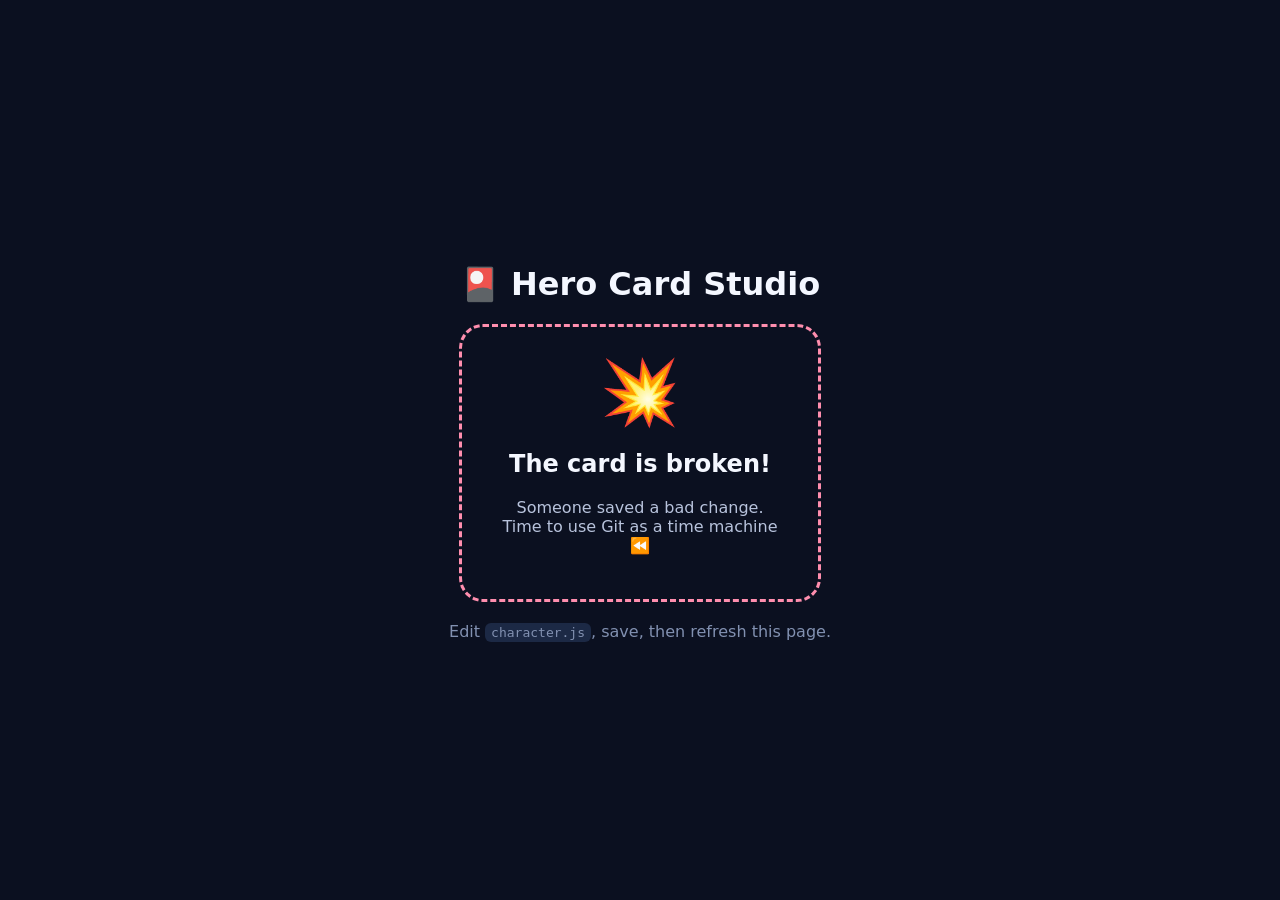
<file: playground/index.html>
<!DOCTYPE html>
<html lang="en">
<head>
<meta charset="utf-8">
<meta name="viewport" content="width=device-width, initial-scale=1">
<title>Hero Card Studio</title>
<link rel="stylesheet" href="style.css">
</head>
<body>
<main>
  <h1>🎴 Hero Card Studio</h1>
  <div id="card-slot"></div>
  <p class="hint">Edit <code>character.js</code>, save, then refresh this page.</p>
</main>
<script src="character.js"></script>
<script>
const slot = document.getElementById('card-slot');
if (typeof character === 'undefined') {
  slot.innerHTML = '<div class="broken">💥<h2>The card is broken!</h2><p>Someone saved a bad change.<br>Time to use Git as a time machine ⏪</p></div>';
} else {
  slot.innerHTML =
    '<div class="card" style="--c:' + character.color + '">' +
    '<div class="emoji">' + character.emoji + '</div>' +
    '<h2>' + character.name + '</h2>' +
    '<div class="power">⚡ ' + character.power + '</div>' +
    '<p>“' + character.motto + '”</p></div>';
}
</script>
</body>
</html>
</file>
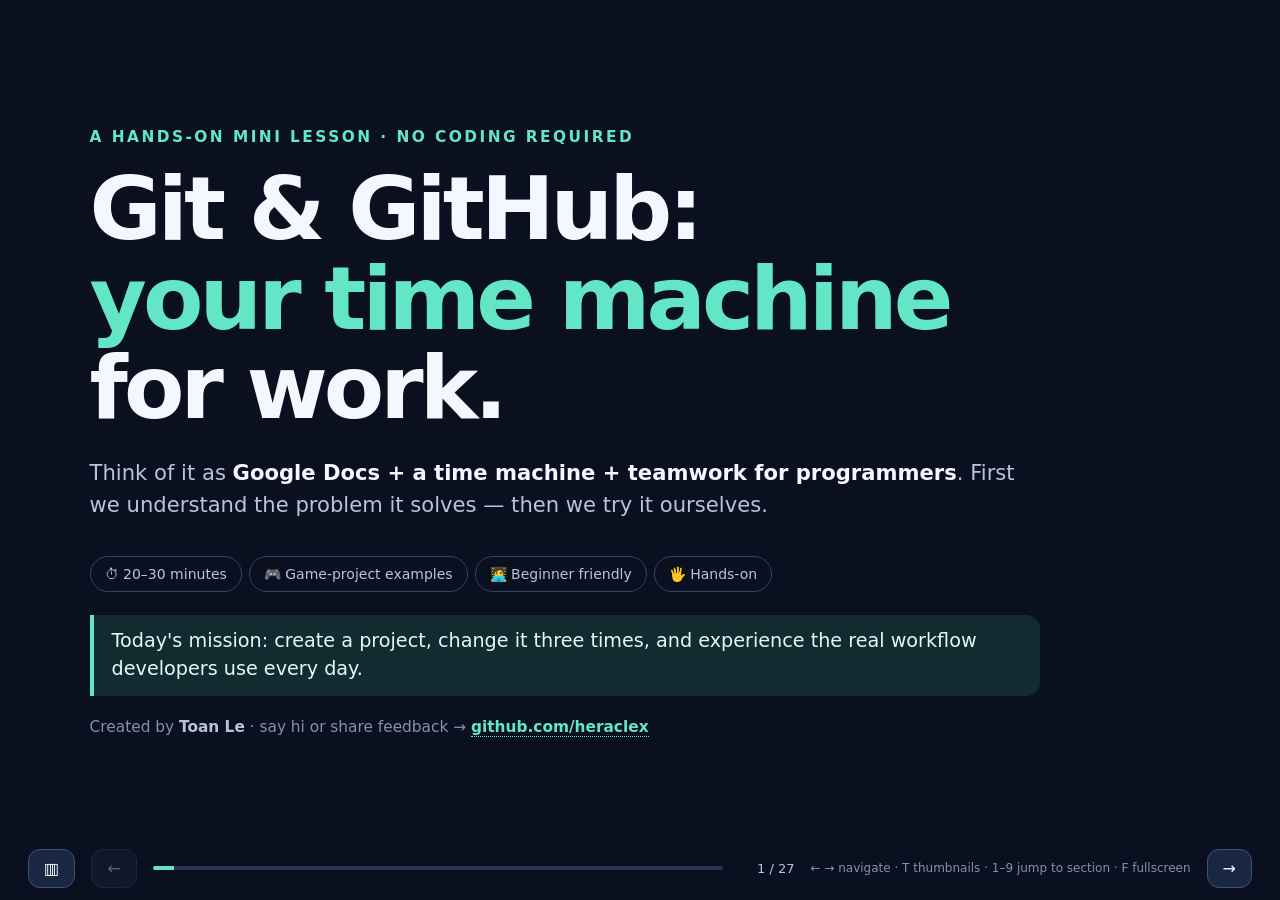
<file: presentation.html>
<!DOCTYPE html>
<html lang="en">
<head>
<meta charset="utf-8">
<meta name="viewport" content="width=device-width, initial-scale=1">
<title>Git &amp; GitHub — Your Time Machine for Work</title>
<style>
:root{
  --bg:#0b1020;--panel:#151d33;--panel2:#1c2945;--text:#f4f7ff;--muted:#b8c3dc;
  --accent:#7c9cff;--mint:#62e6c5;--yellow:#ffd36e;--pink:#ff8eae;
}
*{box-sizing:border-box}
body{margin:0;background:var(--bg);color:var(--text);font-family:Inter,ui-sans-serif,system-ui,-apple-system,Segoe UI,sans-serif;overflow:hidden}
.deck{height:100vh;width:100vw;position:relative}
.slide{display:none;height:100%;width:100%;padding:5vh 7vw 9vh;overflow:auto;animation:in .25s ease}
.slide.active{display:flex;flex-direction:column;justify-content:center}
@keyframes in{from{opacity:.35;transform:translateY(8px)}to{opacity:1;transform:none}}
.eyebrow{color:var(--mint);font-size:clamp(12px,1.2vw,16px);font-weight:800;letter-spacing:.16em;text-transform:uppercase;margin-bottom:18px}
h1{font-size:clamp(42px,7vw,88px);line-height:1.02;letter-spacing:-.045em;margin:0 0 24px;max-width:1000px}
h2{font-size:clamp(30px,4.2vw,56px);line-height:1.05;letter-spacing:-.035em;margin:0 0 22px}
h3{font-size:clamp(19px,2vw,26px);margin:0 0 10px}
p{font-size:clamp(17px,1.65vw,23px);line-height:1.5;color:var(--muted);max-width:950px;margin:0 0 18px}
strong{color:var(--text)}
code{font-family:ui-monospace,SFMono-Regular,Menlo,monospace;background:#1c2945;color:var(--yellow);padding:2px 7px;border-radius:7px;font-size:.9em}
.accent{color:var(--mint)}.blue{color:var(--accent)}.yellow{color:var(--yellow)}.pink{color:var(--pink)}
.tag{display:inline-flex;align-items:center;gap:8px;padding:9px 14px;border:1px solid #344361;border-radius:999px;color:var(--muted);font-size:14px;margin:5px 7px 5px 0}
.grid{display:grid;grid-template-columns:repeat(2,minmax(0,1fr));gap:16px;margin-top:20px;max-width:1050px}
.grid.three{grid-template-columns:repeat(3,minmax(0,1fr))}
.card{background:linear-gradient(145deg,var(--panel),var(--panel2));border:1px solid #2b3958;border-radius:22px;padding:22px;min-width:0}
.card p{font-size:clamp(15px,1.3vw,18px);margin:0}
.card .eg{margin-top:10px;color:var(--yellow);font-size:clamp(14px,1.2vw,16px)}
.icon{font-size:34px;margin-bottom:12px}
.bigline{font-size:clamp(24px,3vw,40px);font-weight:800;line-height:1.2;max-width:1000px}
.flow{display:flex;align-items:center;justify-content:center;gap:12px;flex-wrap:wrap;margin:24px 0}
.node{background:#202d4b;border:1px solid #3a4b70;padding:18px 22px;border-radius:16px;text-align:center;font-weight:800;font-size:clamp(15px,1.6vw,21px)}
.arrow{font-size:28px;color:var(--mint)}
pre,.code{font-family:ui-monospace,SFMono-Regular,Menlo,monospace;background:#090e1a;border:1px solid #2b3958;border-radius:16px;padding:18px 22px;color:#c9d7ff;font-size:clamp(14px,1.45vw,19px);line-height:1.65;white-space:pre-wrap;max-width:900px;margin:0 0 16px}
.steps{counter-reset:step;display:grid;gap:12px;max-width:950px}
.step{display:flex;gap:15px;align-items:flex-start;background:var(--panel);border:1px solid #2b3958;border-radius:16px;padding:15px 18px}
.step:before{counter-increment:step;content:counter(step);display:grid;place-items:center;flex:0 0 34px;height:34px;border-radius:50%;background:var(--accent);color:#081020;font-weight:900}
.step p{font-size:clamp(15px,1.35vw,19px);margin:0}
.callout{border-left:4px solid var(--mint);padding:12px 18px;background:#122b31;border-radius:0 14px 14px 0;max-width:950px;margin-top:18px}
.callout p{margin:0;color:#d8fff5;font-size:clamp(16px,1.5vw,21px)}
.callout.warn{border-color:var(--yellow);background:#2e2a14}.callout.warn p{color:#fff3cf}
.footer{position:fixed;bottom:0;left:0;right:0;height:64px;padding:0 28px;display:flex;align-items:center;gap:16px;background:linear-gradient(transparent,rgba(11,16,32,.96) 30%)}
.progress{height:4px;background:#293550;border-radius:10px;flex:1;overflow:hidden}
.progress span{display:block;height:100%;width:0;background:var(--mint);transition:width .2s}
.counter{font-size:13px;color:var(--muted);min-width:55px;text-align:right}
button{border:1px solid #405174;background:#1a2742;color:white;border-radius:12px;padding:9px 15px;font-size:16px;cursor:pointer;font-family:inherit}
button:hover:not(:disabled){background:#293b61}
button:disabled{opacity:.35;cursor:default}
.navhint{font-size:12px;color:#8291b1}
ul,ol{font-size:clamp(17px,1.6vw,22px);line-height:1.7;color:var(--muted);padding-left:1.2em;margin-top:0}
li::marker{color:var(--mint)}
.split{display:grid;grid-template-columns:1fr 1fr;gap:22px;max-width:1050px;align-items:center}
.pill{display:inline-block;background:#263553;color:#dbe5ff;border-radius:10px;padding:7px 10px;font-size:13px;margin:3px}
table{border-collapse:separate;border-spacing:0 8px;max-width:850px;width:100%;font-size:clamp(15px,1.6vw,22px)}
td,th{padding:12px 18px;text-align:left}
th{color:var(--mint);font-size:.7em;letter-spacing:.12em;text-transform:uppercase}
td{background:var(--panel);color:var(--muted)}
td:first-child{border-radius:14px 0 0 14px}td:last-child{border-radius:0 14px 14px 0;color:var(--text);font-weight:800}
.qa{background:var(--panel);border:1px solid #2b3958;border-radius:16px;padding:14px 18px;max-width:950px;margin-bottom:10px;cursor:pointer}
.qa .q{font-size:clamp(16px,1.5vw,21px);color:var(--text);font-weight:600}
.qa .a{display:none;margin-top:8px;color:var(--mint);font-size:clamp(15px,1.35vw,19px)}
.qa.open .a{display:block}
.qa .tapme{color:#8291b1;font-size:12px;float:right}
.check{display:flex;gap:12px;align-items:center;background:var(--panel);border:1px solid #2b3958;border-radius:14px;padding:12px 16px;max-width:950px;margin-bottom:10px;cursor:pointer;font-size:clamp(15px,1.4vw,19px);color:var(--muted);user-select:none}
.check input{width:22px;height:22px;accent-color:var(--mint)}
.check.done{border-color:var(--mint);color:var(--text)}
.check.done span{text-decoration:line-through;opacity:.8}
.win{display:none;font-size:clamp(22px,2.6vw,34px);font-weight:800;color:var(--mint);margin-top:10px}
.win.show{display:block;animation:in .3s ease}
.branch-vis{font-family:ui-monospace,Menlo,monospace;color:#c9d7ff;font-size:clamp(14px,1.4vw,18px);line-height:1.8}
.agenda{display:grid;grid-template-columns:repeat(3,minmax(0,1fr));gap:14px;max-width:1050px;margin-top:10px}
.agenda button{text-align:left;padding:18px;border-radius:18px;background:linear-gradient(145deg,var(--panel),var(--panel2));border:1px solid #2b3958;font-size:clamp(15px,1.4vw,19px);line-height:1.35}
.agenda button:hover{border-color:var(--mint);transform:translateY(-2px)}
.agenda .n{display:block;color:var(--mint);font-weight:900;font-size:.8em;letter-spacing:.12em;margin-bottom:6px}
.agenda .s{display:block;color:var(--muted);font-size:.8em;margin-top:6px}

.vsplit{display:grid;grid-template-columns:minmax(0,1.25fr) minmax(0,1fr);gap:24px;align-items:center;max-width:1100px}
.vtable{max-width:none}
.vtable td{cursor:pointer;transition:background .15s,color .15s}
.vtable tr:hover td{background:#1c2945}
.vtable tr.on td{background:#122b31;color:var(--text)}
.vtable tr.on td:first-child{box-shadow:inset 4px 0 0 var(--mint)}
.vpanel{background:linear-gradient(145deg,var(--panel),var(--panel2));border:1px solid #2b3958;border-radius:22px;padding:22px;text-align:center;min-height:clamp(220px,38vh,340px);display:grid;place-items:center}
.vp{display:none}
.vp.on{display:block;animation:in .25s ease}
.vp .dg{width:100%;height:clamp(90px,20vh,170px);display:block}
.vp .real{color:var(--muted);font-size:clamp(15px,1.5vw,21px);margin-top:10px}
.vp .arrow{font-size:22px;line-height:1.2}
.vp .gitname{color:var(--text);font-weight:800;font-size:clamp(22px,2.4vw,34px)}
.vhint{font-size:13px;color:#8291b1;margin:6px 0 0}
.gvg{display:grid;grid-template-columns:minmax(0,1fr) 120px minmax(0,1fr);align-items:center;gap:6px;max-width:1050px;margin-top:6px}
.gside{background:linear-gradient(145deg,var(--panel),var(--panel2));border:2px solid #2b3958;border-radius:24px;padding:18px 22px;text-align:center}
.gside.git{border-color:rgba(98,230,197,.55)}.gside.hub{border-color:rgba(124,156,255,.55)}
.gbadge{display:inline-block;font-size:clamp(12px,1.1vw,15px);color:var(--muted);border:1px solid #344361;border-radius:999px;padding:5px 12px}
.gname{font-size:clamp(34px,4.5vw,60px);font-weight:900;letter-spacing:-.04em;line-height:1.1;margin-top:8px}
.gsub{color:var(--muted);font-size:clamp(15px,1.5vw,21px);margin-bottom:6px}
.gside .dg{width:80%;height:clamp(30px,6vh,46px);display:block;margin:6px auto}
.gpeople{font-size:clamp(26px,3.4vw,44px);letter-spacing:.1em;height:clamp(30px,6vh,46px);display:flex;align-items:center;justify-content:center;margin:6px 0}
.glist{list-style:none;padding:0;margin:8px 0 0;text-align:left;display:inline-block;font-size:clamp(14px,1.3vw,18px);line-height:1.6}
.glist li:before{content:"✓ ";color:var(--mint);font-weight:900}
.gmid{display:grid;gap:14px;justify-items:center}
.garrow{display:flex;align-items:center;gap:6px;color:var(--yellow);font-weight:800;font-size:clamp(13px,1.2vw,17px)}
.garrow i{font-style:normal;font-size:clamp(28px,3vw,40px);line-height:1}
.lanes{display:grid;grid-template-columns:minmax(120px,1.1fr) repeat(3,minmax(0,1fr));gap:8px 10px;align-items:center;max-width:1050px;margin:18px 0 10px}
.ll{display:flex;flex-direction:column;font-size:clamp(14px,1.4vw,19px);color:var(--text);padding:10px 14px;border-radius:14px;border:1px solid #2b3958;background:var(--panel)}
.ll small{color:var(--muted);font-size:.75em}
.ll.hub{border-color:rgba(124,156,255,.6)}.ll.git{border-color:rgba(98,230,197,.6)}
.lc{border-radius:14px;padding:10px 12px;text-align:center;background:#202d4b;border:1px solid #3a4b70;min-height:58px;display:flex;flex-direction:column;justify-content:center}
.lc b{color:var(--mint);font-size:clamp(14px,1.4vw,18px)}
.lc small{color:var(--muted);font-size:clamp(11px,1vw,14px);line-height:1.25}
.lc.ghost{background:none;border:2px dashed #3a4b70}
.lc.new{border:2px dashed var(--yellow);background:#2e2a14}.lc.new b{color:var(--yellow)}
.lp{text-align:center;color:var(--yellow);font-weight:800;font-size:clamp(12px,1.15vw,16px);height:20px;line-height:20px}
.cmd{cursor:help}
span.cmd,strong.cmd,code.cmd{text-decoration:underline dotted var(--mint);text-underline-offset:4px;text-decoration-thickness:2px}
.node.cmd:hover{border-color:var(--mint)}
.tiphint{font-size:.7em;color:#8291b1;white-space:nowrap}
#tip{position:fixed;z-index:20;pointer-events:none;display:none;max-width:min(460px,90vw);background:#05080f;border:1px solid var(--mint);border-radius:12px;padding:10px 14px;box-shadow:0 8px 28px rgba(0,0,0,.55)}
#tip small{display:block;color:var(--mint);font-size:11px;font-weight:800;letter-spacing:.12em;text-transform:uppercase;margin-bottom:4px}
#tip pre{margin:0;padding:0;border:0;background:none;font-size:15px;line-height:1.5;color:#c9d7ff;white-space:pre-wrap;max-width:none}
.creator{margin-top:22px;font-size:clamp(13px,1.2vw,17px);color:#8291b1}
.creator strong{color:var(--muted)}
.creator a{color:var(--mint);text-decoration:none;font-weight:700;border-bottom:1px dotted var(--mint)}
.creator a:hover{color:var(--text)}
/* right slide-sorter sidebar */
#sidebar{position:fixed;top:0;right:0;bottom:0;width:230px;background:#0a0f1d;border-left:1px solid #2b3958;z-index:5;overflow-y:auto;padding:12px 12px 80px;display:none}
body.sb-open #sidebar{display:block}
body.sb-open .deck{width:calc(100vw - 230px)}
body.sb-open .footer{right:230px}
.thumb{display:block;width:100%;padding:0;margin:0 0 12px;background:none;border:2px solid #2b3958;border-radius:10px;position:relative;overflow:hidden;text-align:left}
.thumb:hover:not(:disabled){border-color:#5d729f;background:none}
.thumb.cur{border-color:var(--mint);box-shadow:0 0 0 2px rgba(98,230,197,.25)}
.thumb .view{position:relative;overflow:hidden;background:var(--bg);pointer-events:none}
.thumb .inner{position:absolute;top:0;left:0;transform-origin:0 0}
.thumb .inner .slide{display:flex!important;animation:none;overflow:hidden}
.thumb .num{position:absolute;left:0;bottom:0;background:rgba(5,8,18,.85);color:var(--mint);font-size:11px;font-weight:800;padding:2px 7px;border-radius:0 8px 0 0}
#sbbtn.on{border-color:var(--mint)}
@media print{#sidebar{display:none!important}body.sb-open .deck{width:auto}}
@media(max-width:700px){
 .vsplit{grid-template-columns:1fr}
 .lanes{grid-template-columns:repeat(3,minmax(0,1fr))}.ll{grid-column:1/-1}
 .gvg{grid-template-columns:1fr}.gmid{grid-auto-flow:column}
 .agenda{grid-template-columns:1fr}
 .slide{padding:5vh 6vw 90px}.grid,.grid.three,.split{grid-template-columns:1fr}
 .footer{padding:0 12px;gap:8px}.navhint{display:none}
}
@media print{
  body{overflow:visible;background:#fff;color:#111}.deck{height:auto}
 .slide{display:flex!important;min-height:100vh;page-break-after:always;background:#0b1020;color:white}
 .footer{display:none}
 .qa .a{display:block}
}
</style>
</head>
<body>
<div class="deck" id="deck">

<!-- 1. Title -->
<section class="slide active">
 <div class="eyebrow">A hands-on mini lesson · no coding required</div>
 <h1>Git &amp; GitHub:<br><span class="accent">your time machine</span><br>for work.</h1>
 <p>Think of it as <strong>Google Docs + a time machine + teamwork for programmers</strong>. First we understand the problem it solves — then we try it ourselves.</p>
 <div style="margin-top:12px"><span class="tag">⏱ 20–30 minutes</span><span class="tag">🎮 Game-project examples</span><span class="tag">🧑‍💻 Beginner friendly</span><span class="tag">🖐 Hands-on</span></div>
 <div class="callout"><p>Today's mission: create a project, change it three times, and experience the real workflow developers use every day.</p></div>
 <div class="creator">Created by <strong>Toan Le</strong> · say hi or share feedback → <a href="https://github.com/heraclex" target="_blank" rel="noopener">github.com/heraclex</a></div>
</section>

<!-- Agenda -->
<section class="slide" id="agenda-slide">
 <div class="eyebrow">Agenda · click to jump</div>
 <h2>Where do you want to go?</h2>
 <div class="agenda" id="agenda"></div>
 <p style="margin-top:16px;font-size:clamp(13px,1.1vw,16px)">Tip: press <code>T</code> any time to open the slide sidebar.</p>
</section>

<!-- 2. Approach -->
<section class="slide">
 <div class="eyebrow">How this session works</div>
 <h2>Problem first, commands later</h2>
 <p>The most important rule: <strong>don't start with Git commands or scary programming words.</strong> Understand the problem Git solves first, then try it with your own hands.</p>
 <div class="flow">
  <div class="node">🧩 Understand the problem</div><div class="arrow">→</div>
  <div class="node">💡 Learn 4 ideas</div><div class="arrow">→</div>
  <div class="node">🖐 Try it yourself</div>
 </div>
 <div class="callout"><p>Part 1: story &amp; ideas · Part 2: GitHub website demo · Part 3: a playground where <strong>you direct Claude Code</strong> to do the Git work.</p></div>
</section>

<!-- 3. Story -->
<section class="slide">
 <div class="eyebrow">01 · Start with a simple story</div>
 <h2>Ever had files like these?</h2>
 <p>Imagine you're creating a computer game. You write some code, change it, add new features, and sometimes accidentally break things. Without Git, you might end up with:</p>
<pre>my-game/
  my-game-final.py
  my-game-final-v2.py
  my-game-final-fixed.py
  my-game-final-really-final.py</pre>
 <div class="bigline">We've all seen this problem! 😅</div>
 <p style="margin-top:14px">Which file is the newest? Which one works? Git (and GitHub) solve this by saving the <span class="yellow">history</span> of your project and helping people collaborate.</p>
</section>

<!-- 4. Vocabulary table -->
<section class="slide">
 <div class="eyebrow">01 · Real world ↔ Git world</div>
 <h2>Same ideas, different names</h2>
 <div class="vsplit">
  <table class="vtable">
   <tr><th>Real-world concept</th><th>Git / GitHub concept</th></tr>
  <tr data-cmd="git init&#10;# or copy an existing one:&#10;git clone &lt;url&gt;" class="vrow on" data-i="0"><td>A project folder</td><td>Repository</td></tr>
  <tr data-cmd="git add .&#10;git commit -m &quot;Describe the change&quot;" class="vrow" data-i="1"><td>Save a version of your work</td><td>Commit</td></tr>
  <tr data-cmd="git log --oneline" class="vrow" data-i="2"><td>A history book of changes</td><td>Commit history</td></tr>
  <tr data-cmd="git switch -c new-idea" class="vrow" data-i="3"><td>Try a new idea separately</td><td>Branch</td></tr>
  <tr data-cmd="gh pr create" class="vrow" data-i="4"><td>Ask to combine your work</td><td>Pull Request</td></tr>
  <tr data-cmd="git push" class="vrow" data-i="5"><td>Share your project online</td><td>GitHub</td></tr>
  </table>
  <div class="vpanel">
   <div class="vp on"><svg class="dg" viewBox="0 0 140 76" aria-hidden="true"><path d="M22 20h30l8 9h58v34H22z" fill="#202d4b" stroke="#7c9cff" stroke-width="3" stroke-linecap="round" stroke-linejoin="round" /><rect x="34" y="38" width="26" height="4" rx="2" fill="#62e6c5"/><rect x="34" y="48" width="44" height="4" rx="2" fill="#3a4b70"/></svg><div class="real">A project folder</div><div class="arrow">↓</div><div class="gitname">Repository</div></div>
   <div class="vp"><svg class="dg" viewBox="0 0 140 76" aria-hidden="true"><path d="M10 38h120" stroke="#3a4b70" stroke-width="3" stroke-linecap="round" stroke-linejoin="round" fill="none"/><circle cx="70" cy="38" r="16" fill="#122b31" stroke="#62e6c5" stroke-width="3" stroke-linecap="round" stroke-linejoin="round" fill="none"/><path d="M62 38l6 6 11-12" stroke="#62e6c5" stroke-width="3" stroke-linecap="round" stroke-linejoin="round" fill="none"/></svg><div class="real">Save a version of your work</div><div class="arrow">↓</div><div class="gitname">Commit</div></div>
   <div class="vp"><svg class="dg" viewBox="0 0 140 76" aria-hidden="true"><path d="M20 38h100" stroke="#3a4b70" stroke-width="3" stroke-linecap="round" stroke-linejoin="round" fill="none"/><circle cx="22" cy="38" r="9" fill="#202d4b" stroke="#7c9cff" stroke-width="3" stroke-linecap="round" stroke-linejoin="round" fill="none"/><circle cx="52" cy="38" r="9" fill="#202d4b" stroke="#7c9cff" stroke-width="3" stroke-linecap="round" stroke-linejoin="round" fill="none"/><circle cx="82" cy="38" r="9" fill="#202d4b" stroke="#7c9cff" stroke-width="3" stroke-linecap="round" stroke-linejoin="round" fill="none"/><circle cx="114" cy="38" r="11" fill="#122b31" stroke="#62e6c5" stroke-width="3" stroke-linecap="round" stroke-linejoin="round" fill="none"/><path d="M6 62h124" stroke="#ffd36e" stroke-width="2" stroke-dasharray="3 5"/><path d="M122 58l8 4-8 4" stroke="#ffd36e" stroke-width="2" fill="none"/></svg><div class="real">A history book of changes</div><div class="arrow">↓</div><div class="gitname">Commit history</div></div>
   <div class="vp"><svg class="dg" viewBox="0 0 140 76" aria-hidden="true"><path d="M12 56h116" stroke="#7c9cff" stroke-width="3" stroke-linecap="round" stroke-linejoin="round" fill="none"/><path d="M44 56c14 0 14-30 34-30h46" stroke="#ff8eae" stroke-width="3" stroke-linecap="round" stroke-linejoin="round" fill="none"/><circle cx="44" cy="56" r="7" fill="#0b1020" stroke="#7c9cff" stroke-width="3" stroke-linecap="round" stroke-linejoin="round" fill="none"/><circle cx="124" cy="26" r="7" fill="#ff8eae"/></svg><div class="real">Try a new idea separately</div><div class="arrow">↓</div><div class="gitname">Branch</div></div>
   <div class="vp"><svg class="dg" viewBox="0 0 140 76" aria-hidden="true"><path d="M12 56h116" stroke="#7c9cff" stroke-width="3" stroke-linecap="round" stroke-linejoin="round" fill="none"/><path d="M20 56c14 0 14-32 36-32h26c14 0 14 32 30 32" stroke="#ff8eae" stroke-width="3" stroke-linecap="round" stroke-linejoin="round" fill="none"/><circle cx="112" cy="56" r="9" fill="#122b31" stroke="#62e6c5" stroke-width="3" stroke-linecap="round" stroke-linejoin="round" fill="none"/><path d="M106 56l4 4 7-8" stroke="#62e6c5" stroke-width="3" stroke-linecap="round" stroke-linejoin="round" fill="none"/><path d="M64 14v-2" stroke="none"/><text x="70" y="14" text-anchor="middle" font-size="12" fill="#ffd36e" font-weight="800">?</text></svg><div class="real">Ask to combine your work</div><div class="arrow">↓</div><div class="gitname">Pull Request</div></div>
   <div class="vp"><svg class="dg" viewBox="0 0 140 76" aria-hidden="true"><path d="M42 54a14 14 0 0 1 2-28 20 20 0 0 1 38-4 16 16 0 0 1 14 32z" fill="#202d4b" stroke="#7c9cff" stroke-width="3" stroke-linecap="round" stroke-linejoin="round" fill="none"/><path d="M70 62V38m-8 8l8-8 8 8" stroke="#62e6c5" stroke-width="3" stroke-linecap="round" stroke-linejoin="round" fill="none"/></svg><div class="real">Share your project online</div><div class="arrow">↓</div><div class="gitname">GitHub</div></div>
  </div>
 </div>
 <p class="vhint">👆 Click a row to see the picture</p>
</section>

<!-- 5. Git vs GitHub -->
<section class="slide">
 <div class="eyebrow">01 · One important distinction</div>
 <h2>Git vs GitHub</h2>
 <div class="gvg">
  <div class="gside git">
   <div class="gbadge">💻 On your computer</div>
   <div class="gname accent">Git</div>
   <div class="gsub">the <strong>time machine</strong></div>
   <svg class="dg" viewBox="0 0 200 40" aria-hidden="true"><path d="M14 20h172" stroke="#3a4b70" stroke-width="3" stroke-linecap="round"/><circle cx="24" cy="20" r="9" fill="#202d4b" stroke="#7c9cff" stroke-width="3"/><circle cx="70" cy="20" r="9" fill="#202d4b" stroke="#7c9cff" stroke-width="3"/><circle cx="116" cy="20" r="9" fill="#202d4b" stroke="#7c9cff" stroke-width="3"/><circle cx="170" cy="20" r="11" fill="#122b31" stroke="#62e6c5" stroke-width="3"/></svg>
   <ul class="glist"><li>Saves checkpoints</li><li>Remembers every change</li><li>Works offline</li></ul>
  </div>
  <div class="gmid">
   <div class="garrow"><span class="cmd" data-cmd="git push">push</span><i>→</i></div>
   <div class="garrow back"><i>←</i><span class="cmd" data-cmd="git pull">pull</span></div>
  </div>
  <div class="gside hub">
   <div class="gbadge">☁️ On the internet</div>
   <div class="gname blue">GitHub</div>
   <div class="gsub">the <strong>shared home</strong></div>
   <div class="gpeople">👩‍💻 🧑‍💻 👨‍💻</div>
   <ul class="glist"><li>Stores projects online</li><li>Teams review &amp; combine work</li><li>Pull requests &amp; backup</li></ul>
  </div>
 </div>
 <div class="callout"><p>An easy sentence to remember:<br><strong>Git is the time machine. GitHub is the place where developers share their time machines and work together.</strong></p></div>
</section>

<!-- 6. Four concepts -->
<section class="slide">
 <div class="eyebrow">02 · Introduce the four most important concepts</div>
 <h2>The starter pack — only these four</h2>
 <div class="grid">
  <div class="card"><div class="icon">📁</div><h3>1. <span class="cmd" data-cmd="git init&#10;# or copy an existing one:&#10;git clone &lt;url&gt;">Repository (Repo)</span></h3><p>A project folder containing all your files and the history of changes.</p><div class="eg">Example: a repository called <code>my-first-game</code>.</div></div>
  <div class="card"><div class="icon">📸</div><h3>2. <span class="cmd" data-cmd="git add .&#10;git commit -m &quot;Describe the change&quot;">Commit</span></h3><p>A saved checkpoint of your project.</p><div class="eg">Example: “I added a player character.”</div></div>
  <div class="card"><div class="icon">🌿</div><h3>3. <span class="cmd" data-cmd="git switch -c new-idea">Branch</span></h3><p>A separate workspace where you can experiment without changing the main version.</p><div class="eg">Example: try adding a new game level.</div></div>
  <div class="card"><div class="icon">🔀</div><h3>4. <span class="cmd" data-cmd="gh pr create">Pull Request (PR)</span></h3><p>A proposal to merge your changes into the main project.</p><div class="eg">Example: “I've finished the new level. Can we add it to the game?”</div></div>
 </div>
</section>

<!-- 7. Journey -->
<section class="slide">
 <div class="eyebrow">02 · How the ideas fit together</div>
 <h2>A tiny project journey</h2>
 <div class="flow">
  <div class="node cmd" data-cmd="git init&#10;# or copy an existing one:&#10;git clone &lt;url&gt;">📁 Create repo</div><div class="arrow">→</div>
  <div class="node cmd" data-cmd="git add .&#10;git commit -m &quot;Describe the change&quot;">📸 Commit</div><div class="arrow">→</div>
  <div class="node cmd" data-cmd="git switch -c new-idea">🌿 Branch</div>
 </div>
 <div class="flow">
  <div class="node">✍️ Make changes</div><div class="arrow">→</div>
  <div class="node cmd" data-cmd="gh pr create">🔀 Pull Request</div><div class="arrow">→</div>
  <div class="node cmd" data-cmd="git merge new-idea&#10;# on GitHub: the Merge button">🎉 Merge</div>
 </div>
 <p>In plain English: start a project, save a checkpoint, experiment separately, ask to combine your changes, then merge them.</p>
</section>

<!-- 8. Demo intro + step 1 -->
<section class="slide">
 <div class="eyebrow">03 · Let's do a small practical demo · Step 1 of 5</div>
 <h2>Create a GitHub account &amp; your first repo</h2>
 <p>Beginner friendly · No coding required. We'll use the <strong>GitHub website</strong> — no installing, no terminal.<br><strong class="accent">The mission: create your first project and change it three times, just like a real developer.</strong></p>
 <p>Go to <strong>github.com</strong> and create a free account. Then:</p>
 <div class="steps">
  <div class="step"><p>Click the <code>+</code> button in the top-right corner.</p></div>
  <div class="step"><p>Select <code>New repository</code>.</p></div>
  <div class="step"><p>Name it <code>my-first-project</code>.</p></div>
  <div class="step"><p>Choose <code>Public</code> (so you can share it).</p></div>
  <div class="step"><p>Tick <code>Add a README file</code>.</p></div>
  <div class="step"><p>Click <code>Create repository</code>.</p></div>
 </div>
</section>

<section class="slide">
 <div class="eyebrow">03 · Step 1 · Safety first</div>
 <h2>🎉 You've created your first repository!</h2>
 <div class="callout warn"><p><strong>Safety tip:</strong> a public repository can be seen by anyone. Never publish passwords, private information, your home address, or anything you want to keep private.</p></div>
 <p style="margin-top:22px">Next up: save your first checkpoint.</p>
</section>

<!-- Step 2 -->
<section class="slide">
 <div class="eyebrow">03 · Step 2 of 5 · First checkpoint</div>
 <h2>Make your first commit</h2>
 <p>Open the <code>README.md</code> file and click the <strong>pencil icon</strong> to edit it. Add this content (replace <em>Alex</em> with your name):</p>
<pre># My First Project

Hello! My name is Alex.

I am learning GitHub.

## My interests
- Gaming
- Football
- Programming

## My goal
Build my first computer game!</pre>
 <p>Scroll to the commit section. Commit message: <code>Create my first README</code> → click <code class="cmd" data-cmd="git add README.md&#10;git commit -m &quot;Create my first README&quot;">Commit changes</code>.</p>
 <div class="callout"><p>“You've just saved a checkpoint. GitHub remembers what your project looked like at this moment.” 📸</p></div>
</section>

<!-- Step 3 -->
<section class="slide">
 <div class="eyebrow">03 · Step 3 of 5 · Build the history</div>
 <h2>Change something and commit again</h2>
 <div class="split" style="align-items:start">
  <div>
   <p style="margin-bottom:8px">Edit <code>README.md</code> again. Add:</p>
<pre style="padding:12px 18px;margin-bottom:10px">## My favourite games
- Minecraft
- Roblox
- Fortnite</pre>
   <p style="margin:0">Commit message: <code>Add my favourite games</code>, then open the <strong class="cmd" data-cmd="git log --oneline">commit history</strong> to see both versions <span class="tiphint">💡 hover the dotted words</span>.</p>
  </div>
  <div>
   <div class="callout" style="margin-top:0"><p><strong>The interesting part:</strong> if you delete something by accident, open the previous commit and recover your earlier work. ⏪</p></div>
   <div class="callout warn"><p><strong>Is it shared?</strong> On github.com, a commit is saved <em>and</em> shared in one click. With Git on your own computer, a commit stays <strong>private until you push</strong> it.</p></div>
  </div>
 </div>
 <div class="lanes">
  <div class="ll hub">☁️ <strong>GitHub</strong><small>everyone can see 👥</small></div>
  <div class="lc "><b>1</b><small>Create my first README</small></div><div class="lc "><b>2</b><small>Add my favourite games</small></div><div class="lc ghost"><small>waiting for a push…</small></div>
  <div class="lp"></div>
  <div class="lp"><span class="cmd" data-cmd="git push">⬆ push</span></div><div class="lp"><span class="cmd" data-cmd="git push">⬆ push</span></div><div class="lp"><span class="cmd" data-cmd="git push">⬆ push?</span></div>
  <div class="ll git">💻 <strong>Your computer</strong><small>only you 🔒</small></div>
  <div class="lc "><b>1</b><small>Create my first README</small></div><div class="lc "><b>2</b><small>Add my favourite games</small></div><div class="lc new cmd" data-cmd="git commit -m &quot;A new idea&quot;&#10;# stays on your computer until you push"><b>3</b><small>a new idea</small></div>
 </div>
</section>

<!-- Step 4 -->
<section class="slide">
 <div class="eyebrow">03 · Step 4 of 5 · Experiment safely</div>
 <h2>Introduce branching</h2>
 <div class="split">
  <div>
   <p>Pretend you want to add a new feature. Instead of modifying the main project directly:</p>
   <ol>
    <li>Go to the repository's <strong class="cmd" data-cmd="git switch -c add-my-hobbies">branch selector</strong>.</li>
    <li>Create a new branch called <code>add-my-hobbies</code>.</li>
    <li>Edit <code>README.md</code> on that branch.</li>
    <li>Add a new section (right).</li>
    <li>Commit the changes.</li>
   </ol>
  </div>
  <div>
<pre>## My hobbies
- Playing football
- Building LEGO
- Playing video games</pre>
   <div class="card">
    <div class="branch-vis"><span class="blue">main</span> ──●──●─────────<br><span class="accent">add-my-hobbies</span> ───╰──●</div>
   </div>
  </div>
 </div>
 <div class="callout"><p>The <strong>main</strong> branch hasn't been changed. The new work lives separately.</p></div>
</section>

<!-- Step 5 -->
<section class="slide">
 <div class="eyebrow">03 · Step 5 of 5 · Ask to combine the work</div>
 <h2>Create a Pull Request → Merge</h2>
 <p>This is where GitHub becomes interesting.</p>
 <div class="steps">
  <div class="step"><p>Go to the <strong>Pull requests</strong> tab and click <code class="cmd" data-cmd="gh pr create --base main --head add-my-hobbies">New pull request</code>.</p></div>
  <div class="step"><p>Select <strong>Base:</strong> <code>main</code> and <strong>Compare:</strong> <code>add-my-hobbies</code>. You should see the changes you made.</p></div>
  <div class="step"><p>Give it a title: <code>Add my hobbies to the project</code></p></div>
  <div class="step"><p>Click <code class="cmd" data-cmd="gh pr create --base main --head add-my-hobbies">Create pull request</code>.</p></div>
  <div class="step"><p>Finally, click <code class="cmd" data-cmd="gh pr merge">Merge pull request</code> and confirm.</p></div>
 </div>
 <div class="callout"><p>“You're asking the project owner to review your work before adding it to the main project.”</p></div>
</section>

<section class="slide">
 <div class="eyebrow">03 · Demo complete</div>
 <h2>🏆 You just did the basic GitHub workflow</h2>
 <p>Without writing a single line of programming code.</p>
 <div class="flow">
  <div class="node cmd" data-cmd="git init&#10;# or copy an existing one:&#10;git clone &lt;url&gt;">📁 Repo</div><div class="arrow">→</div>
  <div class="node cmd" data-cmd="git add .&#10;git commit -m &quot;Describe the change&quot;">📸 2 commits</div><div class="arrow">→</div>
  <div class="node cmd" data-cmd="git switch -c new-idea">🌿 Branch</div><div class="arrow">→</div>
  <div class="node cmd" data-cmd="gh pr create">🔀 Pull Request</div><div class="arrow">→</div>
  <div class="node cmd" data-cmd="git merge new-idea&#10;# on GitHub: the Merge button">🎉 Merge</div>
 </div>
 <p class="yellow">Congratulations! 🎊</p>
</section>

<!-- Challenge -->
<section class="slide">
 <div class="eyebrow">04 · Give yourself a little challenge</div>
 <h2>Did it sink in?</h2>
 <p>Try to answer first, then <strong>click a question</strong> to reveal the answer.</p>
 <div class="qa"><span class="tapme">tap to reveal</span><div class="q">1. If I make a mistake in my project, which feature helps me find an older version?</div><div class="a">The commit history — every commit is a checkpoint you can go back to.</div></div>
 <div class="qa"><span class="tapme">tap to reveal</span><div class="q">2. If I want to experiment without breaking my main project, what should I create?</div><div class="a">A branch.</div></div>
 <div class="qa"><span class="tapme">tap to reveal</span><div class="q">3. If I want someone to review my changes before accepting them, what should I create?</div><div class="a">A Pull Request.</div></div>
 <div class="qa"><span class="tapme">tap to reveal</span><div class="q">4. What's the difference between Git and GitHub?</div><div class="a">Git is the tool that tracks changes. GitHub is the website that hosts Git projects and makes collaboration easier.</div></div>
</section>

<!-- Bonus -->
<section class="slide">
 <div class="eyebrow">04 · Bonus challenge</div>
 <h2>Become a developer! 🎮</h2>
 <p>Create a repository called <code>my-dream-game</code>. Your mission — tick each box as you go:</p>
 <div id="bonus">
  <label class="check"><input type="checkbox"><span>Create a README describing your dream game.</span></label>
  <label class="check"><input type="checkbox"><span class="cmd" data-cmd="git switch -c new-game-character">Create a branch called <code>new-game-character</code>.</span></label>
  <label class="check"><input type="checkbox"><span>Add a description of a new character.</span></label>
  <label class="check"><input type="checkbox"><span class="cmd" data-cmd="git add .&#10;git commit -m &quot;Describe the change&quot;">Commit the changes.</span></label>
  <label class="check"><input type="checkbox"><span class="cmd" data-cmd="gh pr create">Open a Pull Request.</span></label>
  <label class="check"><input type="checkbox"><span class="cmd" data-cmd="gh pr merge">Merge it into main.</span></label>
 </div>
 <div class="win" id="bonuswin">🏁 Mission complete!</div>
</section>

<!-- Playground intro -->
<section class="slide">
 <div class="eyebrow">05 · Level up · The Playground with Claude</div>
 <h2>Now <span class="accent">you direct</span>, Claude does the Git 🎴</h2>
 <p>We've prepared a tiny project called <strong>Hero Card Studio</strong> with a ready-made Git history. You won't type Git commands. You tell <strong>Claude Code</strong> what you want in plain words — and Claude saves, undoes, branches, pushes and opens the pull request.</p>
 <div class="grid three">
  <div class="card"><div class="icon">💥</div><h3>It starts broken</h3><p>Someone saved a bad change. Ask Claude to find it.</p></div>
  <div class="card"><div class="icon">⏪</div><h3>Time travel</h3><p>Ask Claude to undo it without losing history.</p></div>
  <div class="card"><div class="icon">🔀</div><h3>Share &amp; review</h3><p>Claude opens a pull request. <strong>You</strong> decide whether to merge.</p></div>
 </div>
 <div class="callout"><p>You need Claude Code installed and a web browser. Full instructions are in <code>MISSIONS.md</code> inside the playground.</p></div>
</section>

<section class="slide">
 <div class="eyebrow">05 · Setup (2 minutes)</div>
 <h2>Get the playground ready</h2>
 <div class="steps">
  <div class="step"><p>Open a <strong>terminal</strong> in the folder with this presentation and create your copy:<br><code>git clone playground.bundle playground-play</code><br><code>cd playground-play</code></p></div>
  <div class="step"><p>Open <code>index.html</code> in your browser. You should see <strong>💥 The card is broken!</strong></p></div>
  <div class="step"><p>Start Claude in this folder:<br><code>claude</code></p></div>
  <div class="step"><p>Peek at <code>CLAUDE.md</code> — the <strong>house rules</strong> Claude reads before it does anything.</p></div>
 </div>
</section>

<section class="slide">
 <div class="eyebrow">05 · The golden loop</div>
 <h2>Ask → Read → Check</h2>
 <div class="flow">
  <div class="node">💬 Ask<br><small>in plain words</small></div><div class="arrow">→</div>
  <div class="node">👀 Read<br><small>before you approve</small></div><div class="arrow">→</div>
  <div class="node">✅ Check<br><small>browser or GitHub</small></div>
 </div>
 <div class="callout warn"><p><strong>Don't just click “yes”.</strong> Claude can be wrong. Read what it wants to run and the commit message it wrote — you're the one responsible for the result.</p></div>
 <div class="callout"><p>Curious? Ask any time: <strong>“What exactly did you just run, and what did it do?”</strong></p></div>
</section>

<section class="slide">
 <div class="eyebrow">Mission 0 · 1 · 2 · Set up, read, undo</div>
 <h2>📖 Read history, then ⏪ undo the oops</h2>
<pre>Mission 0: "Create a private repo on our GitHub Enterprise
called hero-card-&lt;my-name&gt;, set it as the remote and push main.
Give me the link."</pre>
<pre>Mission 1: "Show me the history in plain English. Which change
broke the card, and what exactly did it change?"</pre>
<pre>Mission 2: "Undo only that broken change, but keep all history.
Then explain what you did."</pre>
 <p>Refresh <code>index.html</code> — <strong>Captain Pixel is back!</strong> Ask Claude to show the history again: the oops is still there, plus a new “undo” commit.</p>
</section>

<section class="slide">
 <div class="eyebrow">Mission 3 · Make it yours</div>
 <h2>🦸 Design your hero</h2>
<pre>"Change my hero: name ..., emoji ..., a power, a colour and
a motto. Show me what changed before saving."</pre>
<pre>"Save this as a checkpoint with a clear message."</pre>
 <p>Refresh the browser and admire. Then <strong>read the commit message</strong> Claude proposes before approving.</p>
 <div class="callout"><p>Good test: would a teammate understand that message in six months?</p></div>
</section>

<section class="slide">
 <div class="eyebrow">Mission 4 &amp; 5 · Parallel universes &amp; review</div>
 <h2>🌿 Hero vs 😈 Villain → 🔀 Pull Request</h2>
 <div class="split">
  <div>
<pre>"Create a branch called evil-mode. Turn my hero into a
villain there and save it. Then switch back to main."</pre>
   <p>On <code>main</code> your hero is untouched. Ask Claude to switch to <code>evil-mode</code> to see the villain.</p>
  </div>
  <div>
<pre>"Push evil-mode and open a pull request
with a clear description."</pre>
   <p>Open the PR on GitHub, read <strong>Files changed</strong>. Like it? <strong>You</strong> click Merge. Don't? Close it — <code>main</code> stays safe.</p>
  </div>
 </div>
 <div class="callout"><p>Claude never merges for you. <strong>Humans decide what goes into main.</strong></p></div>
</section>

<section class="slide">
 <div class="eyebrow">05 · Claude's house rules</div>
 <h2>Teach Claude how <em>your</em> team works</h2>
 <p>The file <code>CLAUDE.md</code> in the project is read by Claude every time. Ours says:</p>
 <ul>
  <li>Explain each Git step in one plain sentence</li>
  <li>Use a branch for experiments, not <code>main</code></li>
  <li>Never push, open a PR or merge unless asked</li>
  <li>Never force-push or throw work away without asking</li>
 </ul>
 <div class="callout"><p>Bonus: add a rule of your own (e.g. “write commit messages in French”) and watch Claude follow it.</p></div>
</section>

<section class="slide">
 <div class="eyebrow">Playground scoreboard</div>
 <h2>How many missions can you complete?</h2>
 <div id="board">
  <label class="check"><input type="checkbox"><span>🏗️ Pushed my own copy to GitHub with Claude</span></label>
  <label class="check"><input type="checkbox"><span>📖 Found the commit that broke the card</span></label>
  <label class="check"><input type="checkbox"><span>⏪ Undid it — and history was kept</span></label>
  <label class="check"><input type="checkbox"><span>🦸 Customized my hero and read the commit message</span></label>
  <label class="check"><input type="checkbox"><span>🌿 Made a villain on the <code>evil-mode</code> branch</span></label>
  <label class="check"><input type="checkbox"><span>🔀 Reviewed the pull request and merged (or closed) it myself</span></label>
 </div>
 <div class="win" id="boardwin">🏆 Claude Director! You led the work and kept control.</div>
 <p style="margin-top:14px">Bonus: create a <span class="yellow">conflict</span>, or add your own rule to <code>CLAUDE.md</code>. See <code>MISSIONS.md</code>.</p>
</section>

<!-- Next -->
<section class="slide">
 <div class="eyebrow">06 · What to learn next</div>
 <h2>A natural learning path</h2>
 <div class="steps">
  <div class="step"><p><strong>GitHub basics:</strong> repository, commit, branch, pull request.</p></div>
  <div class="step"><p><strong>Working with Claude Code:</strong> ask it to commit, branch and open pull requests — and learn to read what it does.</p></div>
  <div class="step"><p><strong>Programming:</strong> learn Python or JavaScript.</p></div>
  <div class="step"><p><strong>Build something:</strong> a small calculator, quiz game, or website.</p></div>
  <div class="step"><p><strong>Collaboration:</strong> work with another person on the same project.</p></div>
 </div>
 <p style="margin-top:14px;font-size:clamp(14px,1.2vw,17px)">Once you understand the GitHub website and can direct Claude, you're ready to build real things.</p>
</section>

<section class="slide">
 <div class="eyebrow">Final thought</div>
 <h2>Motivation beats memorizing commands</h2>
 <div class="bigline">Build something you <span class="accent">genuinely enjoy</span> — such as a Minecraft-inspired game or a personal website.</div>
 <div class="callout"><p><strong>Coming up:</strong> using Claude Code on your own projects, from first commit to merged pull request.</p></div>
 <p class="yellow" style="margin-top:24px">Thank you! 🙌</p>
</section>

</div>
<div id="tip"><small>💻 The Git command</small><pre></pre></div>
<aside id="sidebar" aria-label="Slide thumbnails"></aside>
<div class="footer">
 <button id="sbbtn" aria-label="Toggle slide sidebar" title="Slide sidebar (T)">▥</button>
 <button id="prev" aria-label="Previous slide">←</button>
 <div class="progress"><span id="bar"></span></div>
 <div class="counter" id="count"></div>
 <span class="navhint">← → navigate · T thumbnails · 1–9 jump to section · F fullscreen</span>
 <button id="next" aria-label="Next slide">→</button>
</div>
<script>
const slides=[...document.querySelectorAll('.slide')];
let current=0;
const bar=document.getElementById('bar'), count=document.getElementById('count');
function show(n){
 current=Math.max(0,Math.min(slides.length-1,n));
 slides.forEach((s,i)=>s.classList.toggle('active',i===current));
 bar.style.width=((current+1)/slides.length*100)+'%';
 count.textContent=(current+1)+' / '+slides.length;
 document.getElementById('prev').disabled=current===0;
 document.getElementById('next').disabled=current===slides.length-1;
 history.replaceState(null,'','#'+(current+1));
 if(window.syncThumbs)syncThumbs();
}
document.getElementById('prev').addEventListener('click',()=>show(current-1));
document.getElementById('next').addEventListener('click',()=>show(current+1));
document.addEventListener('keydown',e=>{
 if(e.target.tagName==='INPUT')return;
 if(['ArrowRight','PageDown'].includes(e.key)){e.preventDefault();show(current+1)}
 if(['ArrowLeft','PageUp'].includes(e.key)){e.preventDefault();show(current-1)}
 if(e.key.toLowerCase()==='f'){
  if(!document.fullscreenElement)document.documentElement.requestFullscreen?.();
  else document.exitFullscreen?.();
 }
 if(e.key==='Home')show(0);
 if(e.key==='End')show(slides.length-1);
});
// interactive: reveal answers
document.querySelectorAll('.qa').forEach(q=>q.addEventListener('click',()=>q.classList.toggle('open')));
// interactive: checklists
function wire(listId,winId){
 const boxes=[...document.querySelectorAll('#'+listId+' input')], win=document.getElementById(winId);
 boxes.forEach(b=>b.addEventListener('change',()=>{
  b.closest('.check').classList.toggle('done',b.checked);
  win.classList.toggle('show',boxes.every(x=>x.checked));
 }));
}
wire('bonus','bonuswin');wire('board','boardwin');

// agenda + section shortcuts
const SECTIONS=[
 ['Intro','How this session works','How this session works'],
 ['01','The story & Git vs GitHub','01 ·'],
 ['02','The four concepts','02 ·'],
 ['03','GitHub website demo','03 ·'],
 ['04','Quiz & bonus challenge','04 ·'],
 ['05','The Git playground','05 ·'],
 ['06','What to learn next','06 ·']
];
const eyebrowOf=s=>(s.querySelector('.eyebrow')||{textContent:''}).textContent.trim();
const titleOf=s=>(s.querySelector('h1,h2')||{textContent:''}).textContent.replace(/\s+/g,' ').trim();
const secIndex=SECTIONS.map(x=>slides.findIndex(s=>eyebrowOf(s).startsWith(x[2])));
const ag=document.getElementById('agenda');
SECTIONS.forEach((x,i)=>{
 if(secIndex[i]<0)return;
 const b=document.createElement('button');
 b.innerHTML='<span class="n">'+x[0].toUpperCase()+'</span><strong>'+x[1]+'</strong><span class="s">slide '+(secIndex[i]+1)+'</span>';
 b.addEventListener('click',()=>show(secIndex[i]));
 ag.appendChild(b);
});
document.addEventListener('keydown',e=>{
 if(e.target.tagName==='INPUT'||e.ctrlKey||e.metaKey)return;
 if(/^[1-9]$/.test(e.key)){const idx=secIndex[+e.key]; if(idx>=0)show(idx);}   // 1-6 = sections 01-06
});


// vocabulary slide: click a row to change the picture
document.querySelectorAll('.vrow').forEach(r=>r.addEventListener('click',()=>{
 const t=r.closest('.slide');
 t.querySelectorAll('.vrow').forEach(x=>x.classList.toggle('on',x===r));
 t.querySelectorAll('.vp').forEach((x,i)=>x.classList.toggle('on',i===+r.dataset.i));
}));

// hover tooltips: show the Git command behind a concept
const tip=document.getElementById('tip'), tipPre=tip.querySelector('pre');
document.addEventListener('mouseover',e=>{
 const t=e.target.closest&&e.target.closest('[data-cmd]');
 if(!t||t.closest('#sidebar')){tip.style.display='none';return}
 tipPre.textContent=t.dataset.cmd;tip.style.display='block';
});
document.addEventListener('mousemove',e=>{
 if(tip.style.display!=='block')return;
 const w=tip.offsetWidth,h=tip.offsetHeight;
 let x=e.clientX+16,y=e.clientY+18;
 if(x+w>innerWidth-8)x=e.clientX-w-16;
 if(y+h>innerHeight-8)y=e.clientY-h-16;
 tip.style.left=Math.max(8,x)+'px';tip.style.top=Math.max(8,y)+'px';
});

// right sidebar with live slide thumbnails
const sidebar=document.getElementById('sidebar'), sbbtn=document.getElementById('sbbtn');
let thumbs=[];
function buildThumbs(){
 sidebar.innerHTML='';thumbs=[];
 const W=window.innerWidth,H=window.innerHeight,tw=sidebar.clientWidth-24-4||182,sc=tw/W;
 slides.forEach((s,i)=>{
  const b=document.createElement('button');b.className='thumb';b.title=titleOf(s);
  const v=document.createElement('div');v.className='view';v.style.height=(H*sc)+'px';
  const inner=document.createElement('div');inner.className='inner';
  inner.style.cssText='width:'+W+'px;height:'+H+'px;transform:scale('+sc+')';
  const c=s.cloneNode(true);c.classList.remove('active');
  c.querySelectorAll('[id]').forEach(e=>e.removeAttribute('id'));
  c.removeAttribute('id');
  c.querySelectorAll('input,button').forEach(e=>e.tabIndex=-1);
  inner.appendChild(c);v.appendChild(inner);b.appendChild(v);
  const n=document.createElement('span');n.className='num';n.textContent=i+1;b.appendChild(n);
  b.addEventListener('click',()=>show(i));
  sidebar.appendChild(b);thumbs.push(b);
 });
 syncThumbs();
}
function syncThumbs(){
 thumbs.forEach((b,i)=>b.classList.toggle('cur',i===current));
 if(thumbs[current]&&document.body.classList.contains('sb-open'))thumbs[current].scrollIntoView({block:'nearest'});
}
function toggleSidebar(on){
 document.body.classList.toggle('sb-open',on);sbbtn.classList.toggle('on',on);
 if(on)buildThumbs();else sidebar.innerHTML='';
 try{localStorage.setItem('sb',on?'1':'0')}catch(e){}
}
sbbtn.addEventListener('click',()=>toggleSidebar(!document.body.classList.contains('sb-open')));
document.addEventListener('keydown',e=>{
 if(e.target.tagName==='INPUT'||e.ctrlKey||e.metaKey)return;
 if(e.key.toLowerCase()==='t')toggleSidebar(!document.body.classList.contains('sb-open'));
});
let rt;window.addEventListener('resize',()=>{clearTimeout(rt);rt=setTimeout(()=>{if(document.body.classList.contains('sb-open'))buildThumbs()},200)});
show((parseInt(location.hash.slice(1))||1)-1);
try{if(localStorage.getItem('sb')==='1')toggleSidebar(true)}catch(e){}
</script>
</body>
</html>
</file>
<file: playground/style.css>
body{margin:0;min-height:100vh;display:grid;place-items:center;background:#0b1020;color:#f4f7ff;font-family:system-ui,-apple-system,Segoe UI,sans-serif}
main{text-align:center;padding:24px}
.card{width:300px;margin:20px auto;padding:28px;border-radius:24px;background:linear-gradient(145deg,#151d33,#1c2945);border:3px solid var(--c);box-shadow:0 0 40px var(--c)}
.emoji{font-size:96px}
.power{display:inline-block;margin:6px 0 10px;padding:6px 14px;border-radius:999px;background:var(--c);color:#081020;font-weight:800}
.card p{color:#b8c3dc;font-style:italic}
.broken{width:300px;margin:20px auto;padding:28px;border-radius:24px;border:3px dashed #ff8eae;font-size:64px}
.broken h2{font-size:24px}.broken p{font-size:16px;color:#b8c3dc}
.hint{color:#8291b1}code{background:#1c2945;padding:2px 6px;border-radius:6px}
</file>
